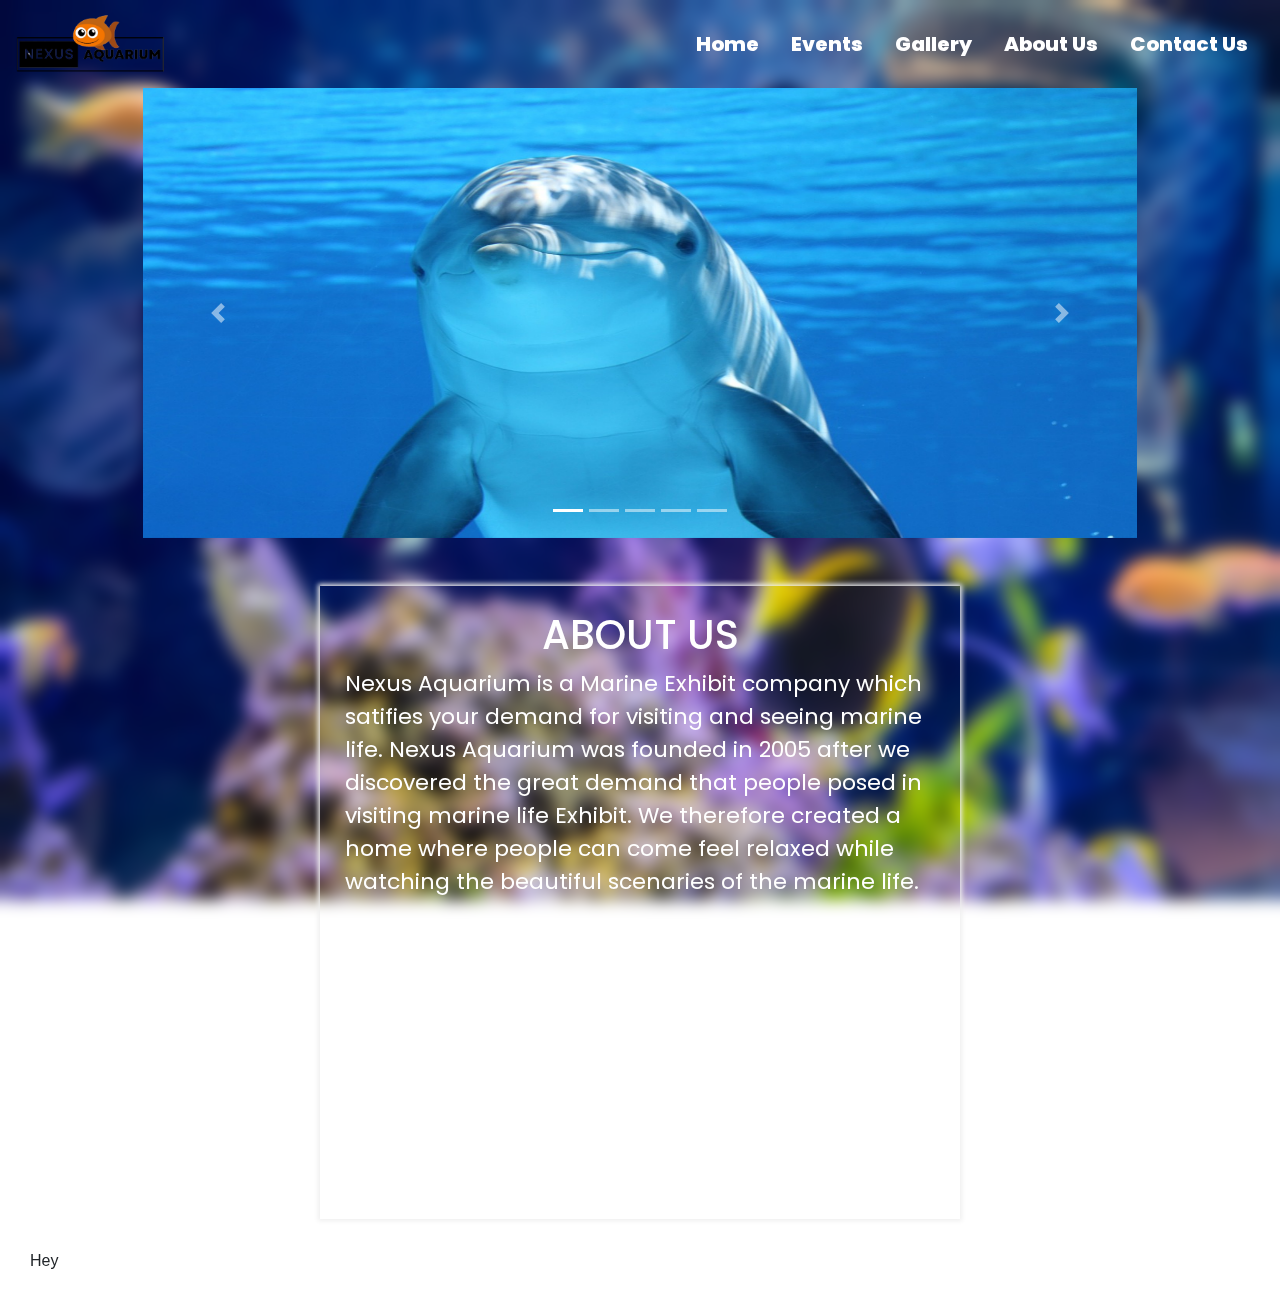
<file: pages/about.html>
<!DOCTYPE html>
<html lang="en">
<head>
    <meta charset="UTF-8">
    <meta http-equiv="X-UA-Compatible" content="IE=edge">
    <meta name="viewport" content="width=device-width, initial-scale=1.0">
    <link rel="stylesheet" href="/css/about.css">
    <link rel="stylesheet" href="/css/style.css">
    <link rel="stylesheet" href="https://cdn.jsdelivr.net/npm/bootstrap@4.6.2/dist/css/bootstrap.min.css">
    <script src="https://cdn.jsdelivr.net/npm/jquery@3.6.4/dist/jquery.slim.min.js"></script>
    <script src="https://cdn.jsdelivr.net/npm/popper.js@1.16.1/dist/umd/popper.min.js"></script>
    <script src="https://cdn.jsdelivr.net/npm/bootstrap@4.6.2/dist/js/bootstrap.bundle.min.js"></script>
    <title>Gallery</title>
</head>
<body>
    <nav class="navbar navbar-expand-lg navbar-light bg-transparent">
      <a style="color: white;" class="navbar-brand" href="#">
        <img src="/images/nexuslogo.png" alt="Nexus Logo" width="150" height="">
      </a>
        <button class="navbar-toggler" type="button" data-toggle="collapse" data-target="#navbarNav" aria-controls="navbarNav" aria-expanded="false" aria-label="Toggle navigation">
          <span class="navbar-toggler-icon"></span>
        </button>
        <div class="collapse navbar-collapse justify-content-end" style="color: black !important;" id="navbarNav">
          <ul class="nav "  >
              <li class="nav-item">
                <a class="nav-link active" href="/">Home</a>
              </li>
              <li class="nav-item">
                <a class="nav-link" href="/pages/events.html">Events</a>
              </li>
              <li class="nav-item">
                <a class="nav-link" href="/pages/gallery1.html">Gallery</a>
              </li>
              <li class="nav-item">
                <a class="nav-link" href="/pages/about.html">About Us</a>
              </li>
              <li class="nav-item">
                <a class="nav-link" href="contacts.html">Contact Us</a>
              </li>
          </ul>
      </div>
    </nav>

    <div class="container">
      <div id="carousel-example-1z" class="carousel slide carousel-fade mb-5" data-ride="carousel">
        <!--Indicators-->
        <ol class="carousel-indicators">
            <li data-target="#carousel-example-1z" data-slide-to="0" class="active"></li>
            <li data-target="#carousel-example-1z" data-slide-to="1"></li>
            <li data-target="#carousel-example-1z" data-slide-to="2"></li>
            <li data-target="#carousel-example-1z" data-slide-to="3"></li>
            <li data-target="#carousel-example-1z" data-slide-to="4"></li>
        </ol>
        <!--/.Indicators-->
        <!--Slides-->
        <div class="carousel-inner" role="listbox">
            <!--First slide-->
            <div class="carousel-item active">
                <img class="d-block w-100  " data-mdb-interval="10000" src="/images/marinelife1.jpg" alt="First slide" height="450px">
            </div>
            <!--/First slide-->
            <!--Second slide-->
            <div class="carousel-item">
                <img class="d-block w-100" data-mdb-interval="2000" src="/images/marinelife2.jpg" alt="Second slide" height="450px">
            </div>
            <!--/Second slide-->
            <!--Third slide-->
            <div class="carousel-item">
                <img class="d-block w-100" data-mdb-interval="2000" src="/images/marinelife3.jpg" alt="Third slide" height="450px">
            </div>
            <!--/Third slide-->
            <!-- fourth slide -->
            <div class="carousel-item">
              <img class="d-block w-100" data-mdb-interval="2000" src="/images/marinelife4.jpg" alt="Fourth slide" height="450px">
            </div>
          <!-- fourth slide -->
          <!-- fifth slide -->
          <div class="carousel-item">
            <img class="d-block w-100" src="/images/marinelife5.jpg" alt="Fifth slide" height="450px">
        </div>

        </div>
        <!--/.Slides-->
        <!--Controls-->
        <a class="carousel-control-prev" href="#carousel-example-1z" role="button" data-slide="prev">
            <span class="carousel-control-prev-icon" aria-hidden="true"></span>
            <span class="sr-only">Previous</span>
        </a>
        <a class="carousel-control-next" href="#carousel-example-1z" role="button" data-slide="next">
            <span class="carousel-control-next-icon" aria-hidden="true"></span>
            <span class="sr-only">Next</span>
        </a>
        <!--/.Controls-->
    </div>
    </div>


        <div class="text">
            <h1>ABOUT US</h1>
            <p>Nexus Aquarium is a Marine Exhibit company which satifies your demand for visiting and seeing marine life. Nexus Aquarium was founded in 2005 after we discovered the great demand that people posed in visiting marine life Exhibit. We therefore created a home where people can come feel relaxed while watching
              the beautiful scenaries of the marine life.
            </p>
            <p>We are located in Tandu Bay, a private beach which is safe and friendly for family and individual visiting. We are open from Monday 8:00am - 8:00pm to Sunday 9:00am to 7:00pm. We strive to meed our customers expectations and needs .We believe in sartisfying our customers need by providing the beautiful sceneries that are worth a lifetime remembarance in our customers memory diary</p>
            
        </div>
    </div>

    <footer class="footer">
      Hey
    </footer>

</body>
</html>
</file>
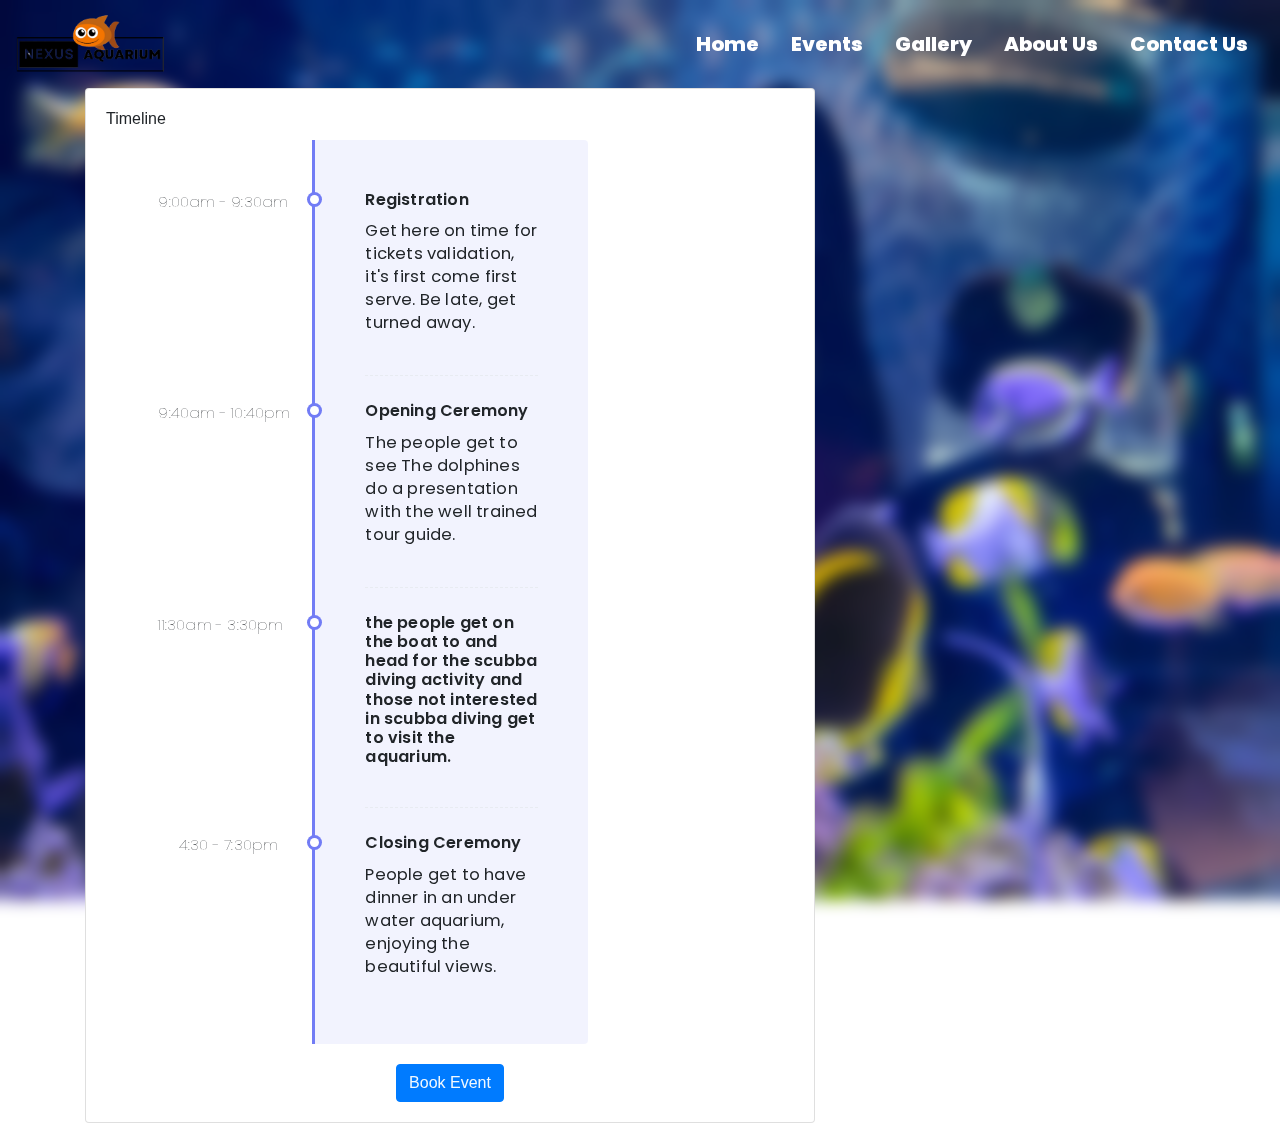
<file: pages/adultsevents-details.html>
<!DOCTYPE html>
<html lang="en">
<head>
    <meta charset="UTF-8">
    <meta http-equiv="X-UA-Compatible" content="IE=edge">
    <meta name="viewport" content="width=device-width, initial-scale=1.0">
    <link rel="stylesheet" href="/css/kids.css">
    <link rel="stylesheet" href="/css/style.css">
    <link rel="stylesheet" href="https://cdn.jsdelivr.net/npm/bootstrap@4.6.2/dist/css/bootstrap.min.css">
    <script src="https://cdn.jsdelivr.net/npm/jquery@3.6.4/dist/jquery.slim.min.js"></script>
    <script src="https://cdn.jsdelivr.net/npm/popper.js@1.16.1/dist/umd/popper.min.js"></script>
    <script src="https://cdn.jsdelivr.net/npm/bootstrap@4.6.2/dist/js/bootstrap.bundle.min.js"></script>
    <title>Events</title>
</head>
<body>
    <nav class="navbar navbar-expand-lg navbar-light bg-transaparent">
      <a style="color: white;" class="navbar-brand" href="#">
        <img src="/images/nexuslogo.png" alt="Nexus Logo" width="150" height="">
      </a>
        <button class="navbar-toggler" type="button" data-toggle="collapse" data-target="#navbarNav" aria-controls="navbarNav" aria-expanded="false" aria-label="Toggle navigation">
          <span class="navbar-toggler-icon"></span>
        </button>
        <div class="collapse navbar-collapse justify-content-end" style="color: black !important;" id="navbarNav">
          <ul class="nav "  >
            <li class="nav-item">
              <a class="nav-link active" href="/">Home</a>
            </li>
            <li class="nav-item">
              <a class="nav-link" href="/pages/events.html">Events</a>
            </li>
            <li class="nav-item">
              <a class="nav-link" href="/pages/gallery1.html">Gallery</a>
            </li>
            <li class="nav-item">
              <a class="nav-link" href="/pages/about.html">About Us</a>
            </li>
            <li class="nav-item">
              <a class="nav-link" href="contacts.html">Contact Us</a>
            </li>
        </ul>
        </div>
      </nav>

      <div class="container ">
        <div class="row ">
            <div class="col-md-8 ">
                <div class="card">
                    <div class="card-body ">
                        <h6 class="card-title">Timeline</h6>
                        <div id="content">
                            <ul class="timeline">
                                <li class="event" data-date="9:00am - 9:30am">
                                    <h3>Registration</h3>
                                    <p>Get here on time for tickets validation, it's first come first serve. Be late, get turned away.</p>
                                </li>
                                <li class="event" data-date="9:40am - 10:40pm">
                                    <h3>Opening Ceremony</h3>
                                    <p>The people get to see The dolphines do a presentation with the well trained tour guide.</p>
                                </li>
                                <li class="event" data-date="11:30am - 3:30pm">
                                    <h3>the people get on the boat to and head for the scubba diving activity and those not interested in scubba diving get to visit the aquarium.</p>
                                </li>
                                <li class="event" data-date="4:30 - 7:30pm">
                                    <h3>Closing Ceremony</h3>
                                    <p>People get to have dinner in an under water aquarium, enjoying the beautiful views.</p>
                                </li>


                            </ul>
                            <div class="text-center">
                                <button type="submit" class="btn btn-primary float-center "><a href="/pages/booking.html" style="color: aliceblue;">Book Event</a></button>
                            </div>
            
                        </div>
                        
                    </div>
                    
                </div>
            </div>
        </div>
    </div>
</body>
</html>
</file>
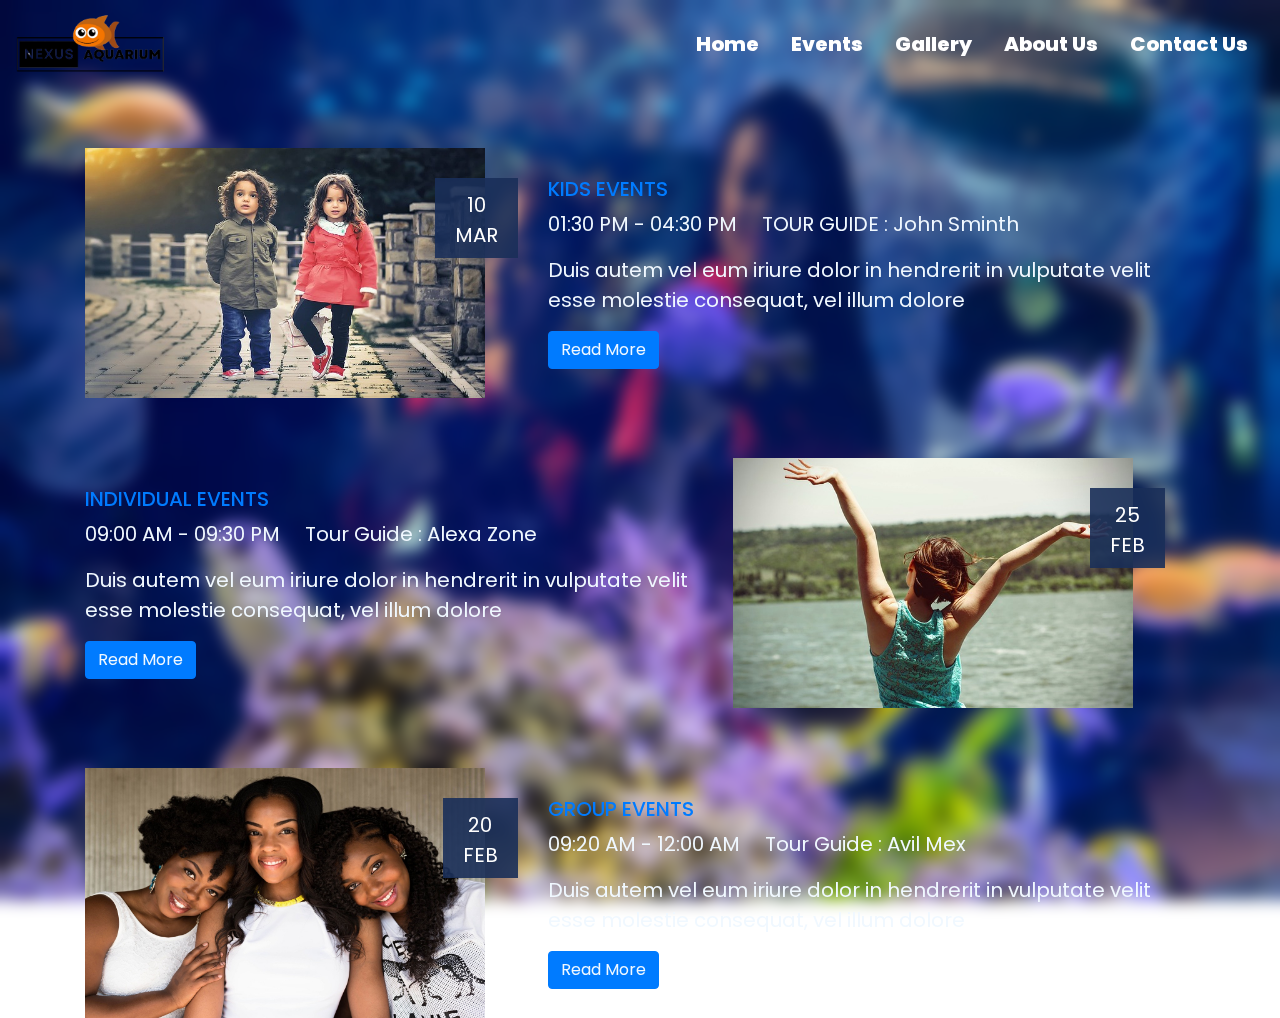
<file: pages/events.html>
<!DOCTYPE html>
<html lang="en">
<head>
    <meta charset="UTF-8">
    <meta http-equiv="X-UA-Compatible" content="IE=edge">
    <meta name="viewport" content="width=device-width, initial-scale=1.0">
    <link rel="stylesheet" href="/css/events.css">
    <link rel="stylesheet" href="/css/style.css">
    <link rel="stylesheet" href="https://cdn.jsdelivr.net/npm/bootstrap@4.6.2/dist/css/bootstrap.min.css">
    <script src="https://cdn.jsdelivr.net/npm/jquery@3.6.4/dist/jquery.slim.min.js"></script>
    <script src="https://cdn.jsdelivr.net/npm/popper.js@1.16.1/dist/umd/popper.min.js"></script>
    <script src="https://cdn.jsdelivr.net/npm/bootstrap@4.6.2/dist/js/bootstrap.bundle.min.js"></script>
    <title>Events</title>
</head>
<body>
    <nav class="navbar navbar-expand-lg navbar-light bg-transaparent">
      <a style="color: white;" class="navbar-brand" href="#">
        <img src="/images/nexuslogo.png" alt="Nexus Logo" width="150" height="">
      </a>
        <button class="navbar-toggler" type="button" data-toggle="collapse" data-target="#navbarNav" aria-controls="navbarNav" aria-expanded="false" aria-label="Toggle navigation">
          <span class="navbar-toggler-icon"></span>
        </button>
        <div class="collapse navbar-collapse justify-content-end" style="color: black !important;" id="navbarNav">
          <ul class="nav "  >
            <li class="nav-item">
              <a class="nav-link active" href="/">Home</a>
            </li>
            <li class="nav-item">
              <a class="nav-link" href="/pages/events.html">Events</a>
            </li>
            <li class="nav-item">
              <a class="nav-link" href="/pages/gallery1.html">Gallery</a>
            </li>
            <li class="nav-item">
              <a class="nav-link" href="/pages/about.html">About Us</a>
            </li>
            <li class="nav-item">
              <a class="nav-link" href="contacts.html">Contact Us</a>
            </li>
        </ul>
        </div>
      </nav>

      <div class="container">
        <!-- start event block -->
        <div class="row align-items-center event-block no-gutters margin-40px-bottom">
            <div class="col-lg-5 col-sm-12">
                <div class="position-relative">
                    <img src="/images/kids.jpg" alt="" width="400px" height="250px">
                    <div class="events-date">
                        <div class="font-size28">10</div>
                        <div class="font-size14">Mar</div>
                    </div>
                </div>
            </div>
            <div class="col-lg-7 col-sm-12">
                <div class="padding-60px-lr md-padding-50px-lr sm-padding-30px-all xs-padding-25px-all">
                    <h5 class="margin-15px-bottom md-margin-10px-bottom font-size22 md-font-size20 xs-font-size18 font-weight-500"><a href="event-details.html" class="text-theme-color">KIDS EVENTS</a></h5>
                    <ul class="event-time margin-10px-bottom md-margin-5px-bottom">
                        <li><i class="far fa-clock margin-10px-right"></i> 01:30 PM - 04:30 PM</li>
                        <li><i class="fas fa-user margin-5px-right"></i> TOUR GUIDE : John Sminth</li>
                    </ul>
                    <p>Duis autem vel eum iriure dolor in hendrerit in vulputate velit esse molestie consequat, vel illum dolore</p>
                    <button type="button" class=" btn btn-primary "><a href="kidsevents-details.html" style="color: aliceblue !important;">Read More</a></button>
                </div>
            </div>
        </div>
        <!-- end event block -->
    
        <!-- start event block -->
        <div class="row align-items-center event-block no-gutters margin-40px-bottom">
            <div class="col-lg-7 order-2 order-lg-1">
                <div class="padding-60px-lr md-padding-50px-lr sm-padding-30px-all xs-padding-25px-all">
                    <h5 class="margin-15px-bottom md-margin-10px-bottom font-size22 md-font-size20 xs-font-size18 font-weight-500"><a href="event-details.html" class="text-theme-color">INDIVIDUAL EVENTS</a></h5>
                    <ul class="event-time margin-10px-bottom md-margin-5px-bottom">
                        <li><i class="far fa-clock margin-10px-right"></i> 09:00 AM - 09:30 PM</li>
                        <li><i class="fas fa-user margin-5px-right"></i> Tour Guide : Alexa Zone</li>
                    </ul>
                    <p>Duis autem vel eum iriure dolor in hendrerit in vulputate velit esse molestie consequat, vel illum dolore</p>
                    <button type="button" class=" btn btn-primary "><a href="adultsevents-details.html" style="color: aliceblue !important;">Read More</a></button>
                </div>
            </div>
            <div class="col-lg-5 order-1 order-lg-2">
                <div class="position-relative">
                    <img src="/images/individual.jpg" alt="" width="400px" height="250px">
                    <div class="events-date">
                        <div class="font-size28">25</div>
                        <div class="font-size14">Feb</div>
                    </div>
                </div>
            </div>
        </div>
        <!-- end event block -->
    
        <!-- start event block -->
        <div class="row align-items-center event-block no-gutters margin-40px-bottom">
            <div class="col-lg-5 col-sm-12">
                <div class="position-relative">
                    <img src="/images/group1.jpg" alt="" width="400px" height="250px">
                    <div class="events-date">
                        <div class="font-size28">20</div>
                        <div class="font-size14">Feb</div>
                    </div>
                </div>
            </div>
            <div class="col-lg-7 col-sm-12">
                <div class="padding-60px-lr md-padding-50px-lr sm-padding-30px-all xs-padding-25px-all">
                    <h5 class="margin-15px-bottom md-margin-10px-bottom font-size22 md-font-size20 xs-font-size18 font-weight-500"><a href="event-details.html" class="text-theme-color">GROUP EVENTS</a></h5>
                    <ul class="event-time margin-10px-bottom md-margin-5px-bottom">
                        <li style="color: aliceblue !important;"><i class="far fa-clock margin-10px-right" ></i> 09:20 AM - 12:00 AM</li>
                        <li style="color: aliceblue !important;"><i class="fas fa-user margin-5px-right"></i> Tour Guide : Avil Mex</li>
                    </ul>
                    <p>Duis autem vel eum iriure dolor in hendrerit in vulputate velit esse molestie consequat, vel illum dolore</p>
                    <button type="button" class=" btn btn-primary "><a href="groupevents-details.html" style="color: aliceblue !important;">Read More</a></button>
                    
                </div>
            </div>
        </div>
        <!-- end event block -->


</body>
</html>
</file>
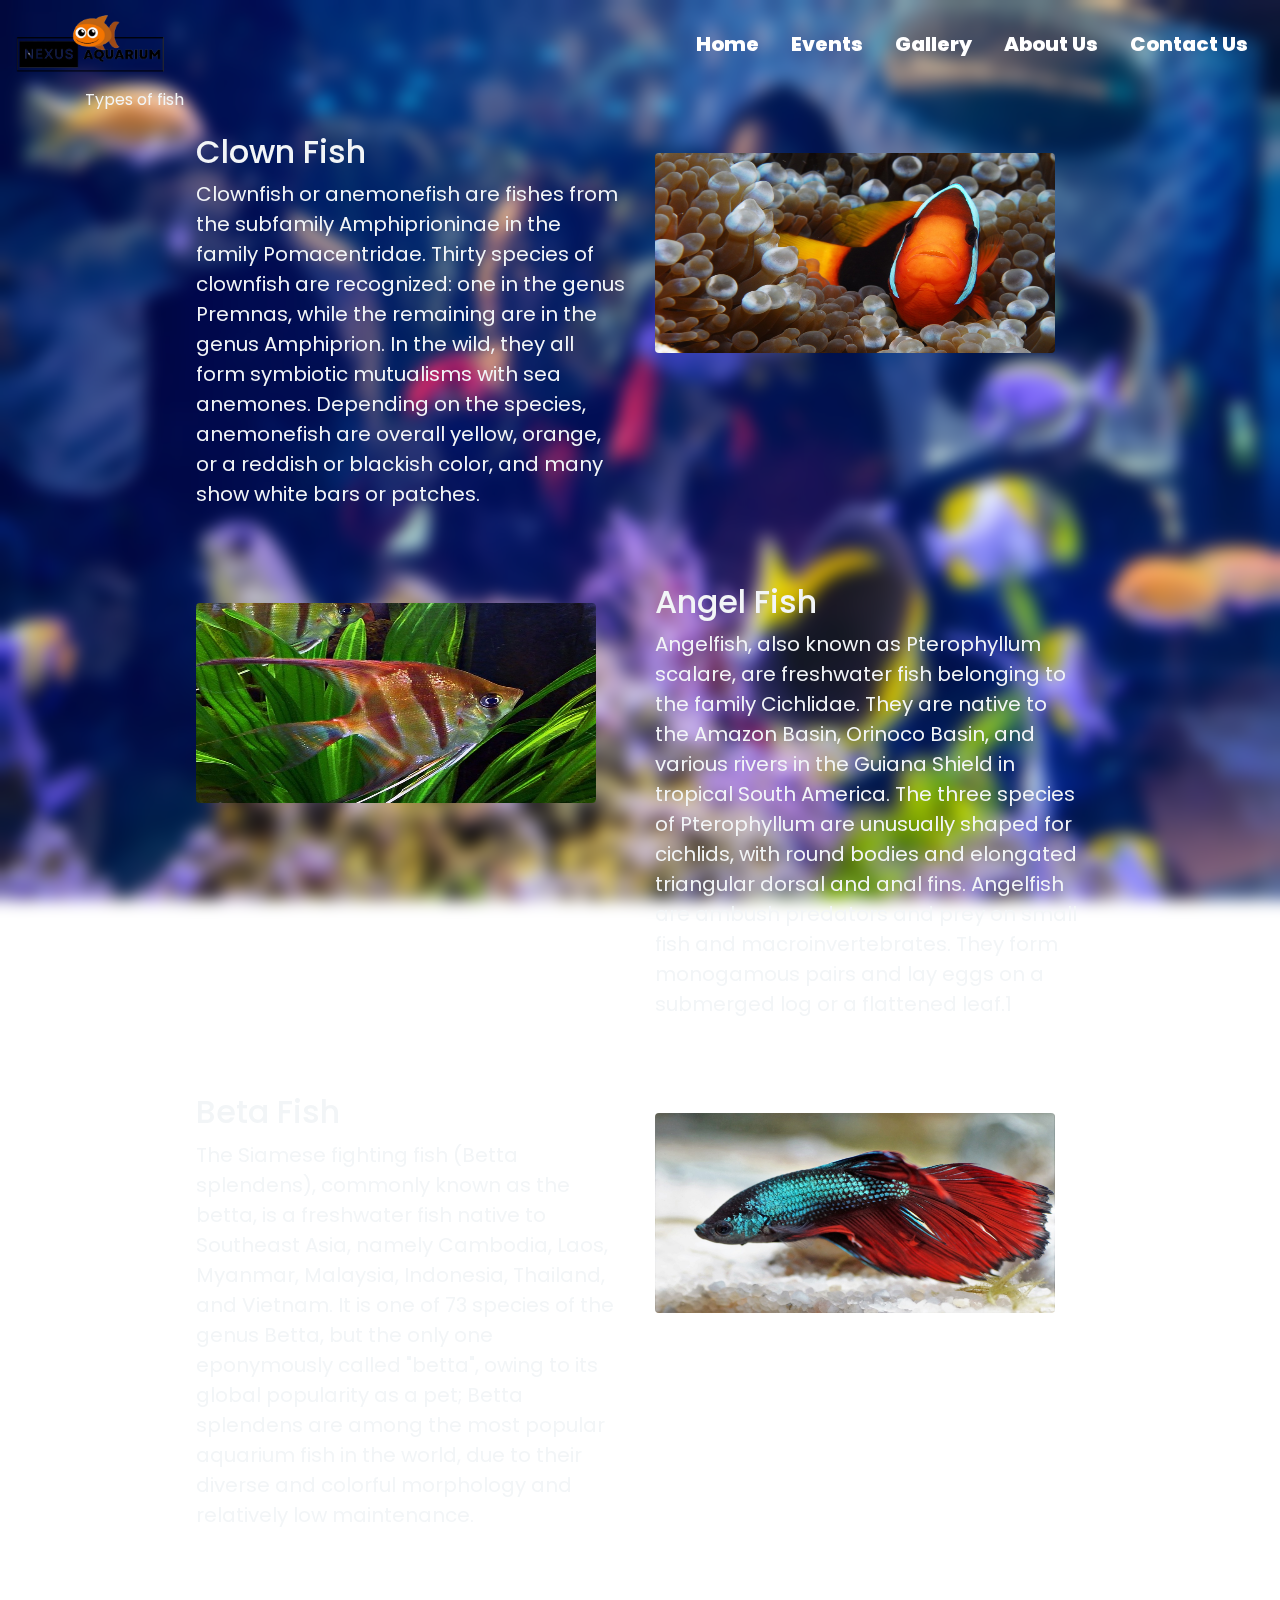
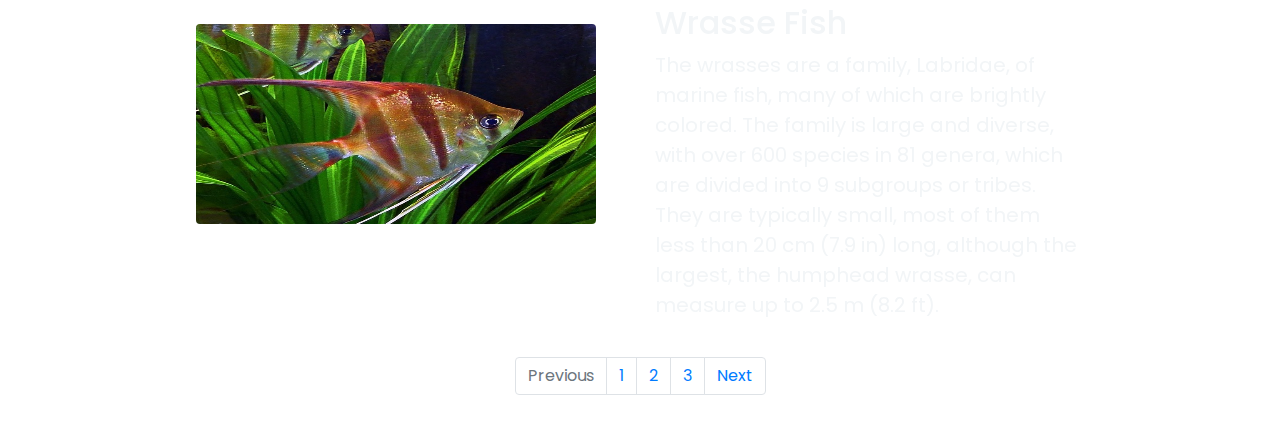
<file: pages/gallery1.html>
<!DOCTYPE html>
<html lang="en">
<head>
    <meta charset="UTF-8">
    <meta http-equiv="X-UA-Compatible" content="IE=edge">
    <meta name="viewport" content="width=device-width, initial-scale=1.0">
    <link rel="stylesheet" href="/css/image.css">
    <link rel="stylesheet" href="/css/style.css">
    <link rel="stylesheet" href="https://cdn.jsdelivr.net/npm/bootstrap@4.6.2/dist/css/bootstrap.min.css">
    <script src="https://cdn.jsdelivr.net/npm/jquery@3.6.4/dist/jquery.slim.min.js"></script>
    <script src="https://cdn.jsdelivr.net/npm/popper.js@1.16.1/dist/umd/popper.min.js"></script>
    <script src="https://cdn.jsdelivr.net/npm/bootstrap@4.6.2/dist/js/bootstrap.bundle.min.js"></script>
    <title>Gallery</title>
</head>
<body>
    <nav class="navbar navbar-expand-lg navbar-light bg-transparent">
      <a style="color: white;" class="navbar-brand" href="#">
        <img src="/images/nexuslogo.png" alt="Nexus Logo" width="150" height="">
      </a>
        <button class="navbar-toggler" type="button" data-toggle="collapse" data-target="#navbarNav" aria-controls="navbarNav" aria-expanded="false" aria-label="Toggle navigation">
          <span class="navbar-toggler-icon"></span>
        </button>
        <div class="collapse navbar-collapse justify-content-end" style="color: white !important;" id="navbarNav">
          <ul class="nav "  >
            <li class="nav-item">
              <a class="nav-link active" href="/">Home</a>
            </li>
            <li class="nav-item">
              <a class="nav-link" href="/pages/events.html">Events</a>
            </li>
            <li class="nav-item">
              <a class="nav-link" href="/pages/gallery1.html">Gallery</a>
            </li>
            <li class="nav-item">
              <a class="nav-link" href="/pages/about.html">About Us</a>
            </li>
            <li class="nav-item">
              <a class="nav-link" href="contacts.html">Contact Us</a>
            </li>
        </ul>
        </div>
    </nav>

    <div class="container">
      Types of fish
        <div id="mediabox-1" class="media-box bg-transparent">
            <div class="row mt-3">
                <div class="col-12 col-sm-7 col-lg-5 col-xl-6" style="margin-top: 20px;" id="fishimage">
                    <img src="/images/clownfish.jpg"  class="rounded" alt=" albino" width="400px !important" height="200px !important">
                    
                </div>
                <div class="col-12 col-sm-5 col-lg-7 col-xl-6 order-sm-first">
                    <h2>Clown Fish</h2>
                    <p>Clownfish or anemonefish are fishes from the subfamily Amphiprioninae in the family Pomacentridae. Thirty species of clownfish are recognized: one in the genus Premnas, while the remaining are in the genus Amphiprion. In the wild, they all form symbiotic mutualisms with sea anemones. Depending on the species, anemonefish are overall yellow, orange, or a reddish or blackish color, and many show white bars or patches. </p>
                </div>
            </div>
        </div>

        <div id="mediabox-2" class="media-box bg-transparent">
            <div class="row pt-5">
                <div class="col-12 col-sm-7 col-lg-5 col-xl-6 " style="padding-top:20px;">
                    <img src="/images/angelfish.jpg" sizes="100vw" class="rounded" alt="Humphead Wrasse" width="400px !important" height="200px !important">
                </div>
                <div class="col-12 col-sm-5 col-lg-7 col-xl-6">
                    <h2>Angel Fish</h2>
                    <p>Angelfish, also known as Pterophyllum scalare, are freshwater fish belonging to the family Cichlidae. They are native to the Amazon Basin, Orinoco Basin, and various rivers in the Guiana Shield in tropical South America. The three species of Pterophyllum are unusually shaped for cichlids, with round bodies and elongated triangular dorsal and anal fins. Angelfish are ambush predators and prey on small fish and macroinvertebrates. They form monogamous pairs and lay eggs on a submerged log or a flattened leaf.1</p>
                </div>
            </div>
        </div>

        <div id="mediabox-2" class="media-box bg-transparent">
          <div class="row pt-5">
              <div class="col-12 col-sm-7 col-lg-5 col-xl-6 " style="padding-top:20px;">
                  <img src="/images/betafish.jpg" sizes="100vw" class="rounded" alt="Humphead Wrasse" width="400px !important" height="200px !important">
              </div>
              <div class="col-12 col-sm-5 col-lg-7 col-xl-6 order-sm-first">
                  <h2>Beta Fish</h2>
                  <p>The Siamese fighting fish (Betta splendens), commonly known as the betta, is a freshwater fish native to Southeast Asia, namely Cambodia, Laos, Myanmar, Malaysia, Indonesia, Thailand, and Vietnam. It is one of 73 species of the genus Betta, but the only one eponymously called "betta", owing to its global popularity as a pet; Betta splendens are among the most popular aquarium fish in the world, due to their diverse and colorful morphology and relatively low maintenance.</p>
              </div>
          </div>
      </div>

      <div id="mediabox-2" class="media-box bg-transparent">
        <div class="row pt-5">
            <div class="col-12 col-sm-7 col-lg-5 col-xl-6 " style="padding-top:20px;">
                <img src="/images/angelfish.jpg" sizes="100vw" class="rounded" alt="Humphead Wrasse" width="400px !important" height="200px !important">
            </div>
            <div class="col-12 col-sm-5 col-lg-7 col-xl-6">
                <h2>Wrasse Fish</h2>
                <p> The wrasses are a family, Labridae, of marine fish, many of which are brightly colored. The family is large and diverse, with over 600 species in 81 genera, which are divided into 9 subgroups or tribes. They are typically small, most of them less than 20 cm (7.9 in) long, although the largest, the humphead wrasse, can measure up to 2.5 m (8.2 ft).</p>
            </div>
        </div>
      </div>
    
        <nav aria-label="Page navigation example ">
            <ul class="pagination justify-content-center mt-3 pb-3 ">
              <li class="page-item disabled">
                <a class="page-link" href="#" >Previous</a>
              </li>
              <li class="page-item"><a class="page-link" href="/pages/gallery1.html">1</a></li>
              <li class="page-item"><a class="page-link" href="/pages/gallery2.html">2</a></li>
              <li class="page-item"><a class="page-link" href="/pages/gallery3.html">3</a></li>
              <li class="page-item">
                <a class="page-link" href="/pages/gallery2.html">Next</a>
              </li>
            </ul>
          </nav>

    </div>



    
</body>
</html>
</file>
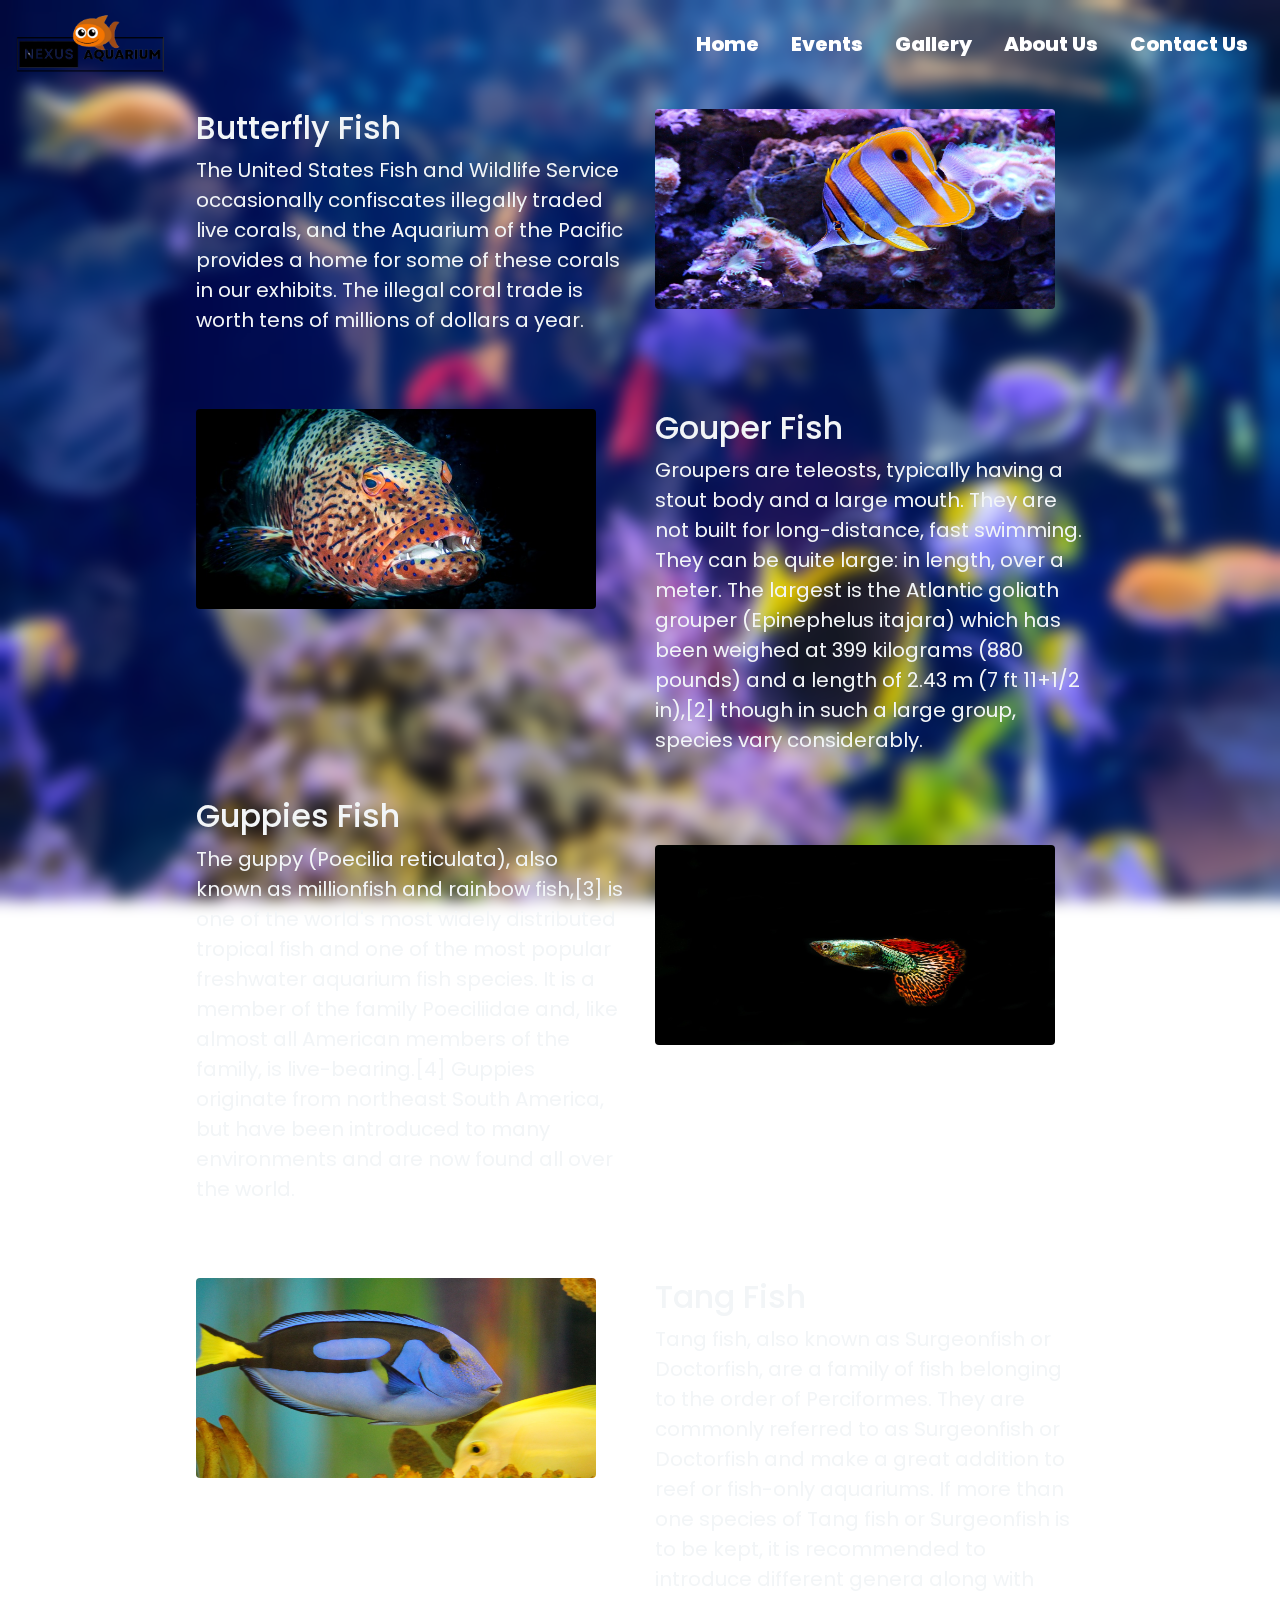
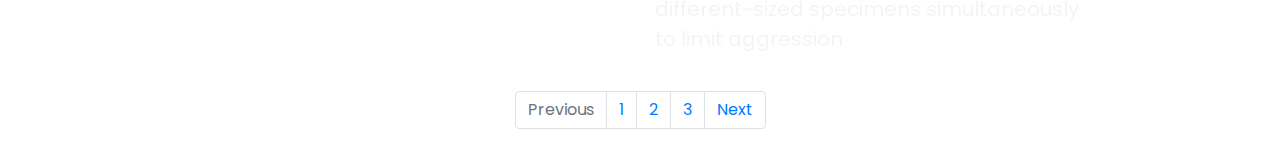
<file: pages/gallery2.html>
<!DOCTYPE html>
<html lang="en">
<head>
    <meta charset="UTF-8">
    <meta http-equiv="X-UA-Compatible" content="IE=edge">
    <meta name="viewport" content="width=device-width, initial-scale=1.0">
    <link rel="stylesheet" href="/css/image.css">
    <link rel="stylesheet" href="/css/style.css">
    <link rel="stylesheet" href="https://cdn.jsdelivr.net/npm/bootstrap@4.6.2/dist/css/bootstrap.min.css">
    <script src="https://cdn.jsdelivr.net/npm/jquery@3.6.4/dist/jquery.slim.min.js"></script>
    <script src="https://cdn.jsdelivr.net/npm/popper.js@1.16.1/dist/umd/popper.min.js"></script>
    <script src="https://cdn.jsdelivr.net/npm/bootstrap@4.6.2/dist/js/bootstrap.bundle.min.js"></script>
    <title>Gallery</title>
</head>
<body>
    <nav class="navbar navbar-expand-lg navbar-light bg-transparent">
      <a style="color: white;" class="navbar-brand" href="#">
        <img src="/images/nexuslogo.png" alt="Nexus Logo" width="150" height="">
      </a>
        <button class="navbar-toggler" type="button" data-toggle="collapse" data-target="#navbarNav" aria-controls="navbarNav" aria-expanded="false" aria-label="Toggle navigation">
          <span class="navbar-toggler-icon"></span>
        </button>
        <div class="collapse navbar-collapse justify-content-end" style="color: black !important;" id="navbarNav">
          <ul class="nav "  >
            <li class="nav-item">
              <a class="nav-link active" href="/">Home</a>
            </li>
            <li class="nav-item">
              <a class="nav-link" href="/pages/events.html">Events</a>
            </li>
            <li class="nav-item">
              <a class="nav-link" href="/pages/gallery1.html">Gallery</a>
            </li>
            <li class="nav-item">
              <a class="nav-link" href="/pages/about.html">About Us</a>
            </li>
            <li class="nav-item">
              <a class="nav-link" href="contacts.html">Contact Us</a>
            </li>
        </ul>
      </div>
    </nav>

    <div class="container">
        <div id="mediabox-1" class="media-box bg-transparent">
            <div class="row mt-3">
                <div class="col-12 col-sm-7 col-lg-5 col-xl-6" style="margin-bottom: 40px;">
                    <img src="/images/butterflyfish.jpg"  class="rounded" alt=" albino" width="400px !important" height="200px !important">
                    
                </div>
                <div class="col-12 col-sm-5 col-lg-7 col-xl-6 order-sm-first">
                    <h2>Butterfly Fish</h2>
                    <p>The United States Fish and Wildlife Service occasionally confiscates illegally traded live corals, and the Aquarium of the Pacific provides a home for some of these corals in our exhibits. The illegal coral trade is worth tens of millions of dollars a year.</p>
                </div>
            </div>
        </div>

        <div id="mediabox-2" class="media-box bg-transparent">
            <div class="row pt-5">
                <div class="col-12 col-sm-7 col-lg-5 col-xl-6 " style="margin-bottom:20px;">
                    <img src="/images/gouperfish.jpg" sizes="100vw" class="rounded" alt="Humphead Wrasse" width="400px !important" height="200px !important">
                </div>
                <div class="col-12 col-sm-5 col-lg-7 col-xl-6">
                    <h2>Gouper Fish</h2>
                    <p>Groupers are teleosts, typically having a stout body and a large mouth. They are not built for long-distance, fast swimming. They can be quite large: in length, over a meter. The largest is the Atlantic goliath grouper (Epinephelus itajara) which has been weighed at 399 kilograms (880 pounds) and a length of 2.43 m (7 ft 11+1/2 in),[2] though in such a large group, species vary considerably. </p>
                </div>
            </div>
        </div>

        <div id="mediabox-1" class="media-box bg-transparent">
          <div class="row mt-3">
              <div class="col-12 col-sm-7 col-lg-5 col-xl-6 mt-5" style="margin-bottom: 40px;">
                  <img src="/images/guppies.jpg"  class="rounded" alt=" albino" width="400px !important" height="200px !important">
                  
              </div>
              <div class="col-12 col-sm-5 col-lg-7 col-xl-6 order-sm-first">
                  <h2>Guppies Fish</h2>
                  <p>The guppy (Poecilia reticulata), also known as millionfish and rainbow fish,[3] is one of the world's most widely distributed tropical fish and one of the most popular freshwater aquarium fish species. It is a member of the family Poeciliidae and, like almost all American members of the family, is live-bearing.[4] Guppies originate from northeast South America, but have been introduced to many environments and are now found all over the world.</p>
              </div>
          </div>
      </div>

      <div id="mediabox-2" class="media-box bg-transparent">
        <div class="row pt-5">
            <div class="col-12 col-sm-7 col-lg-5 col-xl-6 " style="margin-bottom:20px;">
                <img src="/images/tangs.jpg" sizes="100vw" class="rounded" alt="Humphead Wrasse" width="400px !important" height="200px !important">
            </div>
            <div class="col-12 col-sm-5 col-lg-7 col-xl-6">
                <h2>Tang Fish</h2>
                <p>Tang fish, also known as Surgeonfish or Doctorfish, are a family of fish belonging to the order of Perciformes. They are commonly referred to as Surgeonfish or Doctorfish and make a great addition to reef or fish-only aquariums. If more than one species of Tang fish or Surgeonfish is to be kept, it is recommended to introduce different genera along with different-sized specimens simultaneously to limit aggression</p>
            </div>
        </div>
    </div>
    
        <nav aria-label="Page navigation example ">
          <ul class="pagination justify-content-center mt-3 pb-3 ">
            <li class="page-item disabled">
              <a class="page-link" href="/pages/gallery1.html" >Previous</a>
            </li>
            <li class="page-item"><a class="page-link" href="/pages/gallery1.html">1</a></li>
            <li class="page-item"><a class="page-link" href="/pages/gallery2.html">2</a></li>
            <li class="page-item"><a class="page-link" href="/pages/gallery3.html">3</a></li>
            <li class="page-item">
              <a class="page-link" href="/pages/gallery3.html">Next</a>
            </li>
          </ul>
        </nav>

    </div>



    
</body>
</html>
</file>
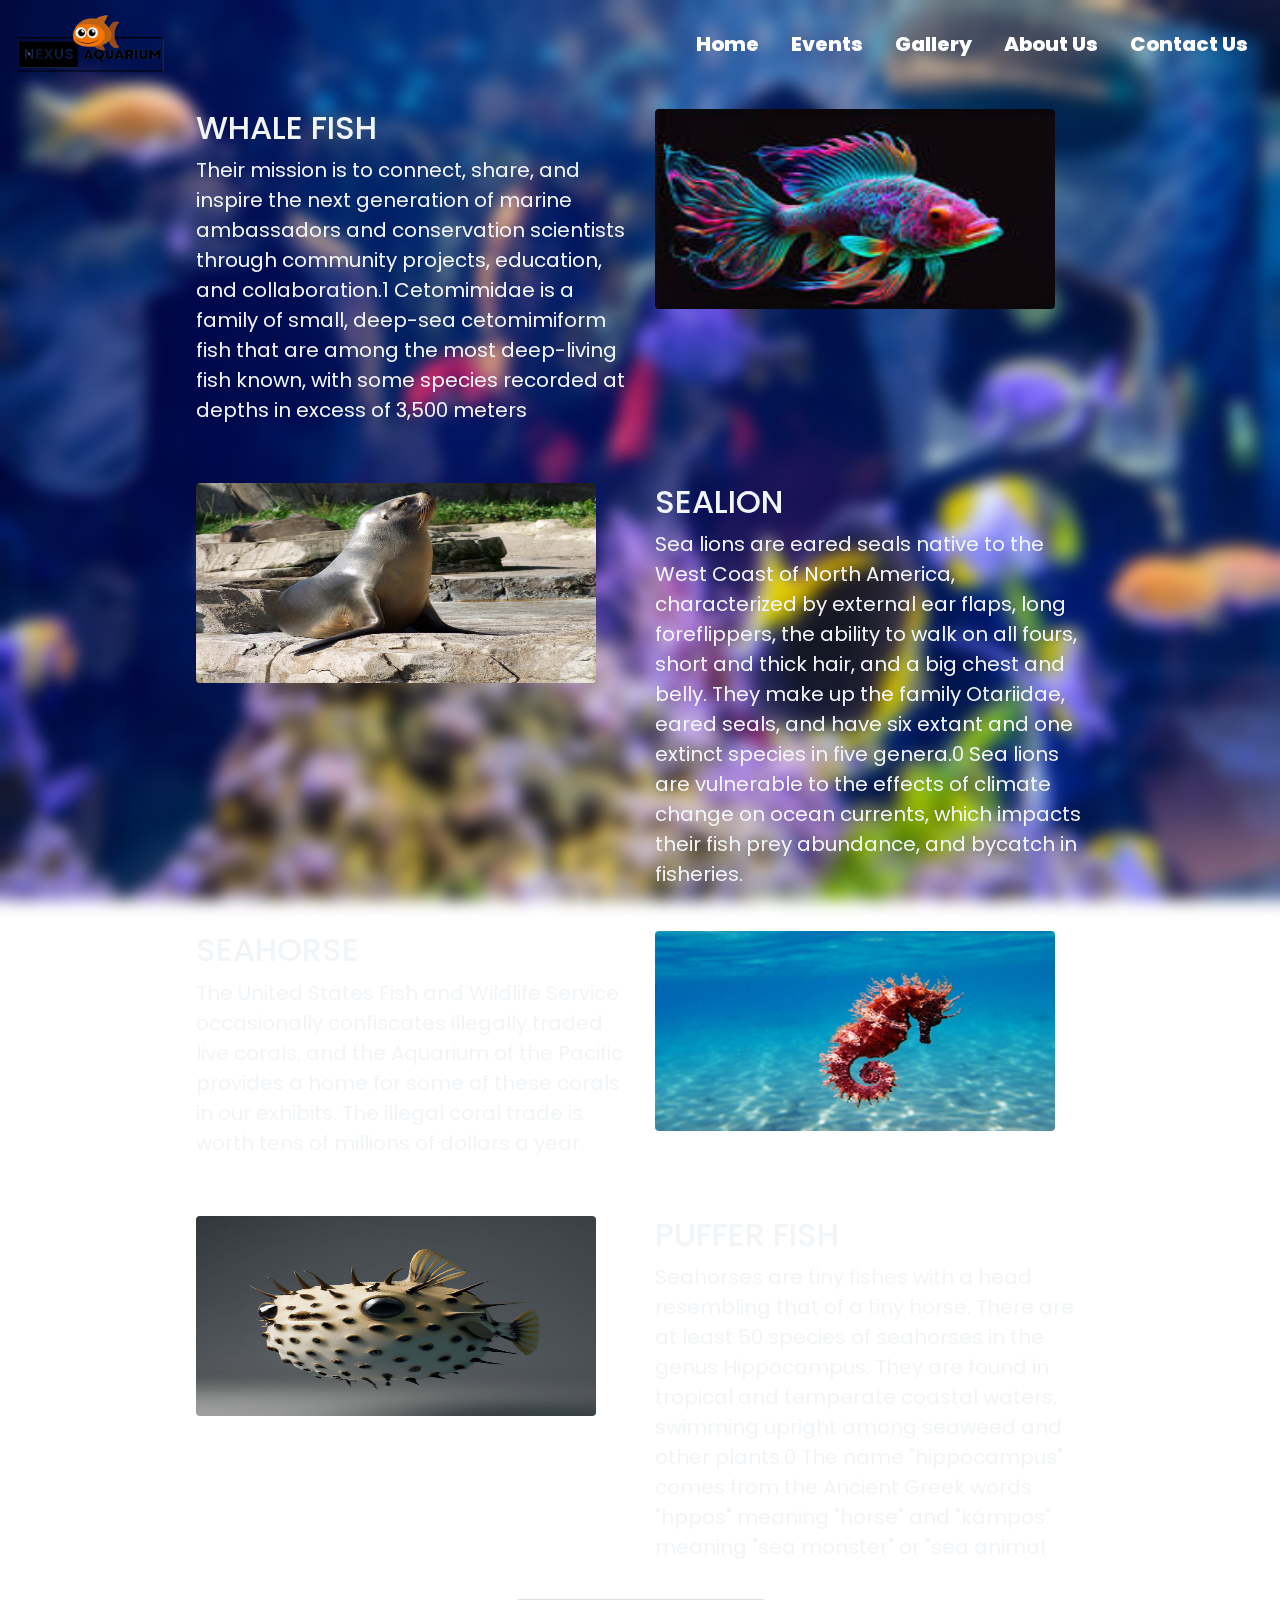
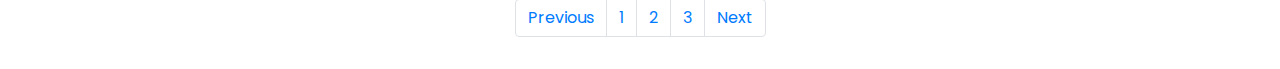
<file: pages/gallery3.html>
<!DOCTYPE html>
<html lang="en">
<head>
    <meta charset="UTF-8">
    <meta http-equiv="X-UA-Compatible" content="IE=edge">
    <meta name="viewport" content="width=device-width, initial-scale=1.0">
    <link rel="stylesheet" href="/css/image.css">
    <link rel="stylesheet" href="/css/style.css">
    <link rel="stylesheet" href="https://cdn.jsdelivr.net/npm/bootstrap@4.6.2/dist/css/bootstrap.min.css">
    <script src="https://cdn.jsdelivr.net/npm/jquery@3.6.4/dist/jquery.slim.min.js"></script>
    <script src="https://cdn.jsdelivr.net/npm/popper.js@1.16.1/dist/umd/popper.min.js"></script>
    <script src="https://cdn.jsdelivr.net/npm/bootstrap@4.6.2/dist/js/bootstrap.bundle.min.js"></script>
    <title>Gallery</title>
</head>
<body>
    <nav class="navbar navbar-expand-lg navbar-light bg-transparent">
      <a style="color: white;" class="navbar-brand" href="#">
        <img src="/images/nexuslogo.png" alt="Nexus Logo" width="150" height="">
      </a>
        <button class="navbar-toggler" type="button" data-toggle="collapse" data-target="#navbarNav" aria-controls="navbarNav" aria-expanded="false" aria-label="Toggle navigation">
          <span class="navbar-toggler-icon"></span>
        </button>
        <div class="collapse navbar-collapse justify-content-end" style="color: white !important;" id="navbarNav">
          <ul class="nav "  >
            <li class="nav-item">
              <a class="nav-link active" href="/">Home</a>
            </li>
            <li class="nav-item">
              <a class="nav-link" href="/pages/events.html">Events</a>
            </li>
            <li class="nav-item">
              <a class="nav-link" href="/pages/gallery1.html">Gallery</a>
            </li>
            <li class="nav-item">
              <a class="nav-link" href="/pages/about.html">About Us</a>
            </li>
            <li class="nav-item">
              <a class="nav-link" href="contacts.html">Contact Us</a>
            </li>
        </ul>
      </div>
    </nav>

    <div class="container">
        <div id="mediabox-1" class="media-box bg-transparent">
            <div class="row mt-3">
                <div class="col-12 col-sm-7 col-lg-5 col-xl-6" style="margin-bottom: 40px;">
                    <img src="/images/p1.jpeg"  class="rounded" alt=" albino" width="400px !important" height="200px !important">
                    
                </div>
                <div class="col-12 col-sm-5 col-lg-7 col-xl-6 order-sm-first">
                    <h2>WHALE FISH</h2>
                    <p>Their mission is to connect, share, and inspire the next generation of marine ambassadors and conservation scientists through community projects, education, and collaboration.1 Cetomimidae is a family of small, deep-sea cetomimiform fish that are among the most deep-living fish known, with some species recorded at depths in excess of 3,500 meters</p>
                </div>
            </div>
        </div>

        <div id="mediabox-2" class="media-box bg-transparent">
            <div class="row mt-3 pt-3">
                <div class="col-12 col-sm-7 col-lg-5 col-xl-6 " style="margin-bottom:20px;">
                    <img src="/images/sealion1.jpg" sizes="100vw" class="rounded" alt="Humphead Wrasse" width="400px !important" height="200px !important">
                </div>
                <div class="col-12 col-sm-5 col-lg-7 col-xl-6">
                    <h2>SEALION</h2>
                    <p>Sea lions are eared seals native to the West Coast of North America, characterized by external ear flaps, long foreflippers, the ability to walk on all fours, short and thick hair, and a big chest and belly. They make up the family Otariidae, eared seals, and have six extant and one extinct species in five genera.0 Sea lions are vulnerable to the effects of climate change on ocean currents, which impacts their fish prey abundance, and bycatch in fisheries.</p>
                </div>
            </div>
        </div>

        <div id="mediabox-1" class="media-box bg-transparent">
          <div class="row mt-3">
              <div class="col-12 col-sm-7 col-lg-5 col-xl-6" style="margin-bottom: 40px;">
                  <img src="/images/seahorse.jpg"  class="rounded" alt=" albino" width="400px !important" height="200px !important">
                  
              </div>
              <div class="col-12 col-sm-5 col-lg-7 col-xl-6 order-sm-first">
                  <h2>SEAHORSE</h2>
                  <p>The United States Fish and Wildlife Service occasionally confiscates illegally traded live corals, and the Aquarium of the Pacific provides a home for some of these corals in our exhibits. The illegal coral trade is worth tens of millions of dollars a year.</p>
              </div>
          </div>
      </div>

      <div id="mediabox-2" class="media-box bg-transparent">
        <div class="row mt-3 pt-3">
            <div class="col-12 col-sm-7 col-lg-5 col-xl-6 " style="margin-bottom:20px;">
                <img src="/images/pufferfih.jpg" sizes="100vw" class="rounded" alt="Humphead Wrasse" width="400px !important" height="200px !important">
            </div>
            <div class="col-12 col-sm-5 col-lg-7 col-xl-6">
                <h2>PUFFER FISH</h2>
                <p>Seahorses are tiny fishes with a head resembling that of a tiny horse. There are at least 50 species of seahorses in the genus Hippocampus. They are found in tropical and temperate coastal waters, swimming upright among seaweed and other plants.0 The name "hippocampus" comes from the Ancient Greek words "hppos" meaning "horse" and "kámpos" meaning "sea monster" or "sea animal</p>
            </div>
        </div>
    </div>
    
        <nav aria-label="Page navigation example ">
            <ul class="pagination justify-content-center mt-3 pb-3 ">
              <li class="page-item">
                <a class="page-link" href="/pages/gallery2.html" >Previous</a>
              </li>
              <li class="page-item"><a class="page-link" href="/pages/gallery1.html">1</a></li>
              <li class="page-item"><a class="page-link" href="/pages/gallery2.html">2</a></li>
              <li class="page-item"><a class="page-link" href="/pages/gallery3.html">3</a></li>
              <li class="page-item">
                <a class="page-link disabled" href="#">Next</a>
              </li>
            </ul>
          </nav>

    </div>



    
</body>
</html>
</file>
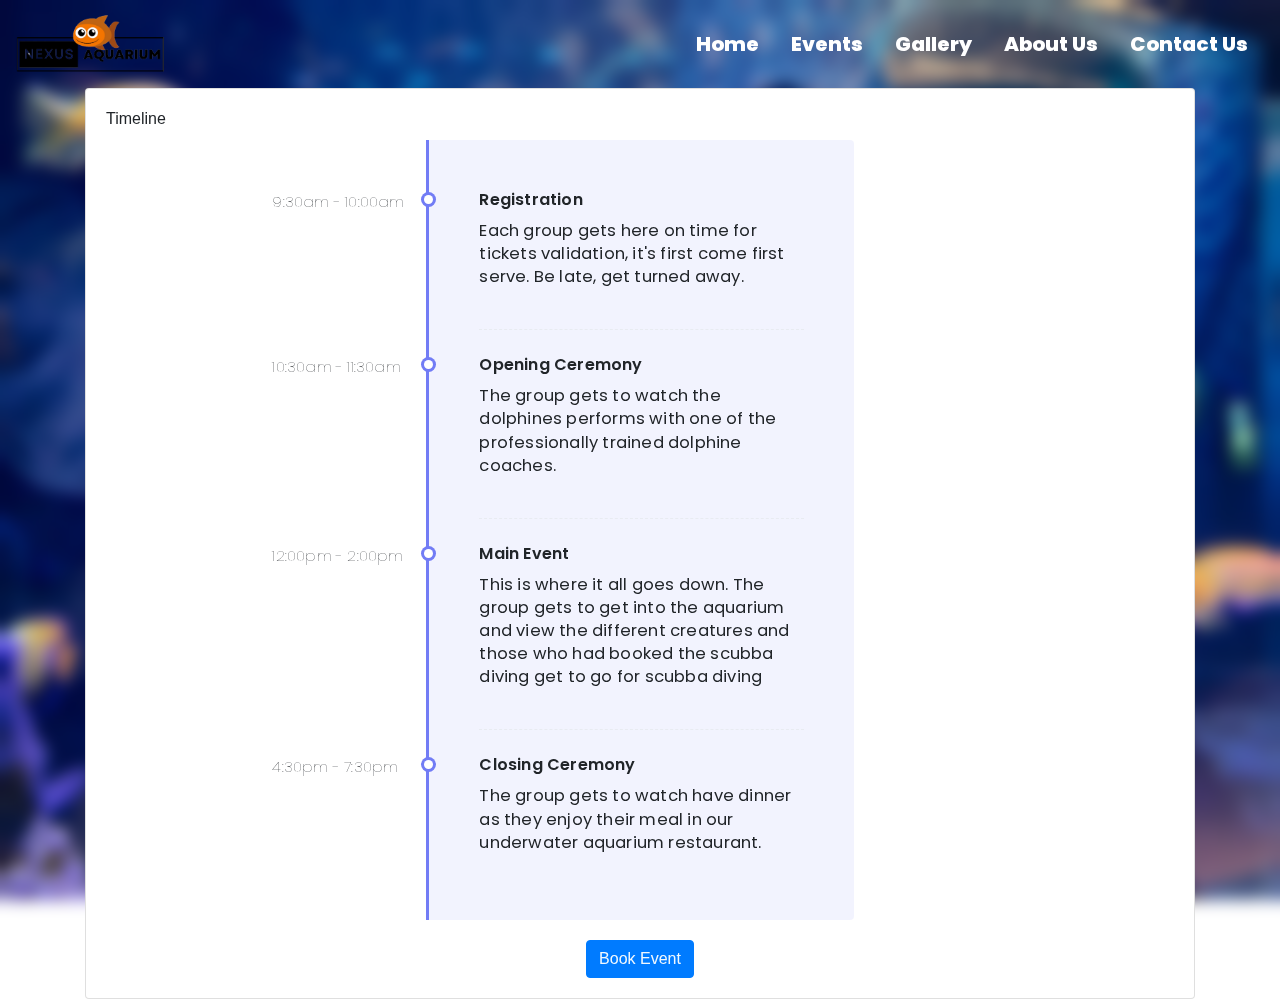
<file: pages/groupevents-details.html>
<!DOCTYPE html>
<html lang="en">
<head>
    <meta charset="UTF-8">
    <meta http-equiv="X-UA-Compatible" content="IE=edge">
    <meta name="viewport" content="width=device-width, initial-scale=1.0">
    <link rel="stylesheet" href="/css/kids.css">
    <link rel="stylesheet" href="/css/style.css">
    <link rel="stylesheet" href="https://cdn.jsdelivr.net/npm/bootstrap@4.6.2/dist/css/bootstrap.min.css">
    <script src="https://cdn.jsdelivr.net/npm/jquery@3.6.4/dist/jquery.slim.min.js"></script>
    <script src="https://cdn.jsdelivr.net/npm/popper.js@1.16.1/dist/umd/popper.min.js"></script>
    <script src="https://cdn.jsdelivr.net/npm/bootstrap@4.6.2/dist/js/bootstrap.bundle.min.js"></script>
    <title>Events</title>
</head>
<body>
    <nav class="navbar navbar-expand-lg navbar-light bg-transaparent">
      <a style="color: white;" class="navbar-brand" href="#">
        <img src="/images/nexuslogo.png" alt="Nexus Logo" width="150" height="">
      </a>
        <button class="navbar-toggler" type="button" data-toggle="collapse" data-target="#navbarNav" aria-controls="navbarNav" aria-expanded="false" aria-label="Toggle navigation">
          <span class="navbar-toggler-icon"></span>
        </button>
        <div class="collapse navbar-collapse justify-content-end" style="color: black !important;" id="navbarNav">
          <ul class="nav "  >
            <li class="nav-item">
              <a class="nav-link active" href="/">Home</a>
            </li>
            <li class="nav-item">
              <a class="nav-link" href="/pages/events.html">Events</a>
            </li>
            <li class="nav-item">
              <a class="nav-link" href="/pages/gallery1.html">Gallery</a>
            </li>
            <li class="nav-item">
              <a class="nav-link" href="/pages/about.html">About Us</a>
            </li>
            <li class="nav-item">
              <a class="nav-link" href="contacts.html">Contact Us</a>
            </li>
        </ul>
        </div>
      </nav>

      <div class="container ">
        <div class="row ">
            <div class="col-md-12 ">
                <div class="card">
                    <div class="card-body ">
                        <h6 class="card-title">Timeline</h6>
                        <div id="content">
                            <ul class="timeline">
                                <li class="event" data-date="9:30am - 10:00am">
                                    <h3>Registration</h3>
                                    <p>Each group gets here on time for tickets validation, it's first come first serve. Be late, get turned away.</p>
                                </li>
                                <li class="event" data-date="10:30am - 11:30am">
                                    <h3>Opening Ceremony</h3>
                                    <p>The group gets to watch the dolphines performs with one of the professionally trained dolphine coaches. </p>
                                </li>
                                <li class="event" data-date="12:00pm - 2:00pm">
                                    <h3>Main Event</h3>
                                    <p>This is where it all goes down. The group gets to get into the aquarium and view the different creatures and those who had booked the scubba diving get to go for scubba diving</p>
                                </li>
                                <li class="event" data-date=" 4:30pm - 7:30pm">
                                    <h3>Closing Ceremony</h3>
                                    <p>The group gets to watch have dinner as they enjoy their meal in our underwater aquarium restaurant.</p>
                                </li>


                            </ul>
                            <div class="text-center">
                                <button type="submit" class="btn btn-primary float-center "><a href="/pages/booking.html" style="color: aliceblue;">Book Event</a></button>
                            </div>
            
                        </div>
                        
                    </div>
                    
                </div>
            </div>
        </div>
    </div>
</body>
</html>
</file>
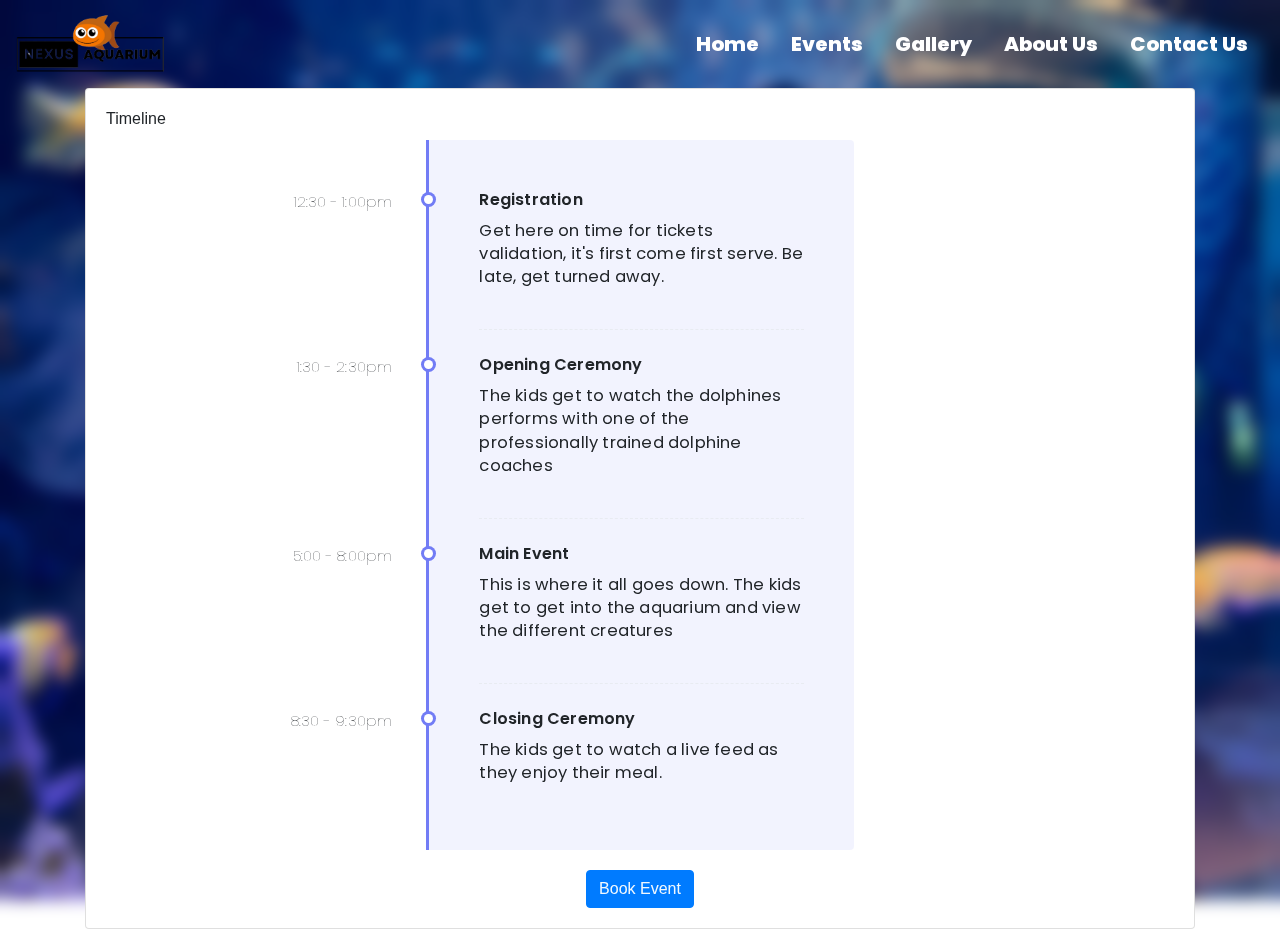
<file: pages/kidsevents-details.html>
<!DOCTYPE html>
<html lang="en">
<head>
    <meta charset="UTF-8">
    <meta http-equiv="X-UA-Compatible" content="IE=edge">
    <meta name="viewport" content="width=device-width, initial-scale=1.0">
    <link rel="stylesheet" href="/css/kids.css">
    <link rel="stylesheet" href="/css/style.css">
    <link rel="stylesheet" href="https://cdn.jsdelivr.net/npm/bootstrap@4.6.2/dist/css/bootstrap.min.css">
    <script src="https://cdn.jsdelivr.net/npm/jquery@3.6.4/dist/jquery.slim.min.js"></script>
    <script src="https://cdn.jsdelivr.net/npm/popper.js@1.16.1/dist/umd/popper.min.js"></script>
    <script src="https://cdn.jsdelivr.net/npm/bootstrap@4.6.2/dist/js/bootstrap.bundle.min.js"></script>
    <title>Events</title>
</head>
<body>
    <nav class="navbar navbar-expand-lg navbar-light bg-transaparent">
      <a style="color: white;" class="navbar-brand" href="#">
        <img src="/images/nexuslogo.png" alt="Nexus Logo" width="150" height="">
      </a>
        <button class="navbar-toggler" type="button" data-toggle="collapse" data-target="#navbarNav" aria-controls="navbarNav" aria-expanded="false" aria-label="Toggle navigation">
          <span class="navbar-toggler-icon"></span>
        </button>
        <div class="collapse navbar-collapse justify-content-end" style="color: black !important;" id="navbarNav">
          <ul class="nav "  >
            <li class="nav-item">
              <a class="nav-link active" href="/">Home</a>
            </li>
            <li class="nav-item">
              <a class="nav-link" href="/pages/events.html">Events</a>
            </li>
            <li class="nav-item">
              <a class="nav-link" href="/pages/gallery1.html">Gallery</a>
            </li>
            <li class="nav-item">
              <a class="nav-link" href="/pages/about.html">About Us</a>
            </li>
            <li class="nav-item">
              <a class="nav-link" href="contacts.html">Contact Us</a>
            </li>
        </ul>
        </div>
      </nav>

      <div class="container ">
        <div class="row ">
            <div class="col-md-12 ">
                <div class="card">
                    <div class="card-body ">
                        <h6 class="card-title">Timeline</h6>
                        <div id="content">
                            <ul class="timeline">
                                <li class="event" data-date="12:30 - 1:00pm">
                                    <h3>Registration</h3>
                                    <p>Get here on time for tickets validation, it's first come first serve. Be late, get turned away.</p>
                                </li>
                                <li class="event" data-date="1:30 - 2:30pm">
                                    <h3>Opening Ceremony</h3>
                                    <p>The kids get to watch the dolphines performs with one of the professionally trained dolphine coaches </p>
                                </li>
                                <li class="event" data-date="5:00 - 8:00pm">
                                    <h3>Main Event</h3>
                                    <p>This is where it all goes down. The kids get to get into the aquarium and view the different creatures</p>
                                </li>
                                <li class="event" data-date="8:30 - 9:30pm">
                                    <h3>Closing Ceremony</h3>
                                    <p>The kids get to watch a live feed as they enjoy their meal.</p>
                                </li>


                            </ul>
                            <div class="text-center">
                                <button type="submit" class="btn btn-primary float-center "><a href="/pages/booking.html" style="color: aliceblue;">Book Event</a></button>
                            </div>
            
                        </div>
                        
                    </div>
                    
                </div>
            </div>
        </div>
    </div>
</body>
</html>
</file>
<file: css/about.css>
@import url('https://fonts.googleapis.com/css2?family=Bebas+Neue&display=swap');
@import url('https://fonts.googleapis.com/css2?family=Poppins:wght@200&display=swap');
*{
    margin: 0;
    padding: 0;
}

body{
    height: 100vh;
    backdrop-filter: blur(8px);
}

/* .navbar{
    box-shadow: 0 5px 10px #efefef !important;
    
} */
.nav{
    float: right;
}
#navbarNav{
    color: black !important;
}
.container{
    margin: auto !important;
    width: 80% !important;
    
}

/* .image{
    background-image: url(images/sealion.jpg);
    background-repeat: repeat;
    background-attachment: fixed;
} */

.text{
    text-align: center;
    margin: auto !important;
    width: 50% !important;
    text-align: left !important;
    color: white;
    font-family: Poppins;
    font-size: 22px;
    background: transparent;
    box-shadow: 0 0 5px 2px #efefef;
    padding: 25px;
    
}

.text h1{
    text-align: center;
}

.carousel-example-1z{
    /* margin-top: 25px !important;
    margin-bottom: 15px !important; */
}
.footer{
    padding: 30px;
}
</file>
<file: css/style.css>
@import url('https://fonts.googleapis.com/css2?family=Bebas+Neue&display=swap');
@import url('https://fonts.googleapis.com/css2?family=Poppins:wght@600&display=swap');
*{
    margin: 0;
    padding: 0;
}

body{
    background-image: url(/images/home.avif);
    background-repeat: no-repeat;
    background-position: cover;
    background-attachment: fixed;
    background-size: 100% 100%;
    height: fit-content;
    backdrop-filter: blur(8px);
    
    
}

/* .navbar{
    box-shadow: 0 5px 10px #efefef !important;
    
} */
.nav{
    float: right;
}
.nav-link{
    color: white !important;
    font-family: Poppins;
    font-size: 20px;
    font-weight: 800;
}

#row{
    margin: auto;
    width: 50%;
    box-shadow: 0 5px 10px #efefef;
    margin-bottom: 20px;
    padding: 20px;
}
/* .footer {
    position: fixed;
    width: 100%;
    left: 0;
    bottom: 0;
    color: maroon;
    text-align: center;
} */
</file>
<file: css/kids.css>
@import url('https://fonts.googleapis.com/css2?family=Bebas+Neue&display=swap');
@import url('https://fonts.googleapis.com/css2?family=Poppins:wght@200&display=swap');
*{
    margin: 0;
    padding: 0;
}
body{margin-top:20px;}
.timeline {
    border-left: 3px solid #727cf5;
    border-bottom-right-radius: 4px;
    border-top-right-radius: 4px;
    background: rgba(114, 124, 245, 0.09);
    margin: 0 auto;
    letter-spacing: 0.2px;
    position: relative;
    line-height: 1.4em;
    font-size: 1.03em;
    padding: 50px;
    list-style: none;
    text-align: left;
    max-width: 40%;
    font-family: Poppins;
}

@media (max-width: 767px) {
    .timeline {
        max-width: 98%;
        padding: 25px;
    }
}

.timeline h1 {
    font-weight: 300;
    font-size: 1.4em;
}

.timeline h2,
.timeline h3 {
    font-weight: 600;
    font-size: 1rem;
    margin-bottom: 10px;
}

.timeline .event {
    border-bottom: 1px dashed #e8ebf1;
    padding-bottom: 25px;
    margin-bottom: 25px;
    position: relative;
}

@media (max-width: 767px) {
    .timeline .event {
        padding-top: 30px;
    }
}

.timeline .event:last-of-type {
    padding-bottom: 0;
    margin-bottom: 0;
    border: none;
}

.timeline .event:before,
.timeline .event:after {
    position: absolute;
    display: block;
    top: 0;
}

.timeline .event:before {
    left: -207px;
    content: attr(data-date);
    text-align: right;
    font-weight: 100;
    font-size: 0.9em;
    min-width: 120px;
}

@media (max-width: 767px) {
    .timeline .event:before {
        left: 0px;
        text-align: left;
    }
}

.timeline .event:after {
    -webkit-box-shadow: 0 0 0 3px #727cf5;
    box-shadow: 0 0 0 3px #727cf5;
    left: -55.8px;
    background: #fff;
    border-radius: 50%;
    height: 9px;
    width: 9px;
    content: "";
    top: 5px;
}

@media (max-width: 767px) {
    .timeline .event:after {
        left: -31.8px;
    }
}

.rtl .timeline {
    border-left: 0;
    text-align: right;
    border-bottom-right-radius: 0;
    border-top-right-radius: 0;
    border-bottom-left-radius: 4px;
    border-top-left-radius: 4px;
    border-right: 3px solid #727cf5;
}

.rtl .timeline .event::before {
    left: 0;
    right: -170px;
}

.rtl .timeline .event::after {
    left: 0;
    right: -55.8px;
}

.btn{
    margin-top: 20px;
}
</file>
<file: css/events.css>
@import url('https://fonts.googleapis.com/css2?family=Bebas+Neue&display=swap');
@import url('https://fonts.googleapis.com/css2?family=Poppins:wght@200&display=swap');
*{
    margin: 0;
    padding: 0;
}
body{
    /* background:#f5f5f5; */
    margin-top:20px;
    color: aliceblue !important;
    font-family: Poppins !important;
    font-size: 20px !important;
    
}

.events-date {
    text-align: center;
    position: absolute;
    right: 30px;
    top: 30px;
    background-color: rgba(25, 47, 89, 0.9);
    color: #fff;
    padding: 12px 20px 8px 20px;
    text-transform: uppercase
}

.event-time li {
    display: inline-block;
    margin-right: 20px
}

.event-time li:last-child {
    margin-right: 0
}

.event-time li i {
    color: #f4f7f4
}
.row{
    margin-top: 60px !important;
}

/* .event-block {
    box-shadow: 0px 0px 16px 0px rgba(187, 187, 187, 0.48)
} */
</file>
<file: css/image.css>
@import url('https://fonts.googleapis.com/css2?family=Bebas+Neue&display=swap');
@import url('https://fonts.googleapis.com/css2?family=Poppins:wght@200&display=swap');
*{
    margin: 0;
    padding: 0;
}

body{
    height: auto;
    backdrop-filter: blur(8px);
    font-family: Poppins !important;
    color: #f2f5f7 !important;
    
}

/* .navbar{
    box-shadow: 0 5px 10px #efefef !important;
    
} */
.nav{
    float: right;
}
#navbarNav{
    color: black !important;
}

.w-100{
    /* width: 100% !important; */
    /* width: min-content; */
}

.media-box{
    padding-top: 5px;
    font-size: 20px;
    padding-bottom: 5px;
    margin-top: 8px;
    margin-bottom: 40px;
    width: 80%;
    margin: auto;
    justify-content: space-evenly !important;
    
    
}


/* ul{
    margin: 10px;
    justify-content: space-between;
} */
</file>
